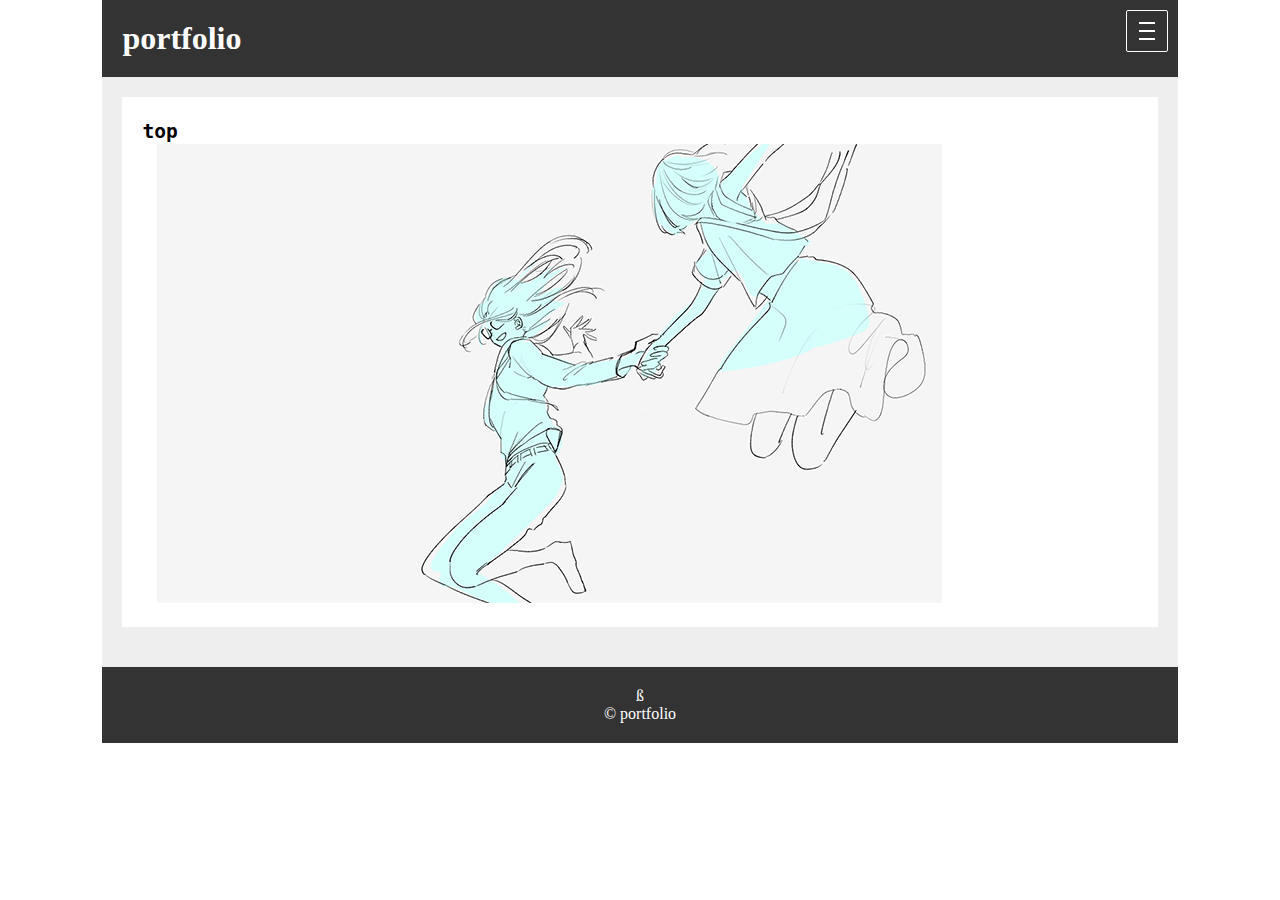
<file: index.html>
<!DOCTYPE html>

<html lang="ja">
<head>
  <meta charset="UTF-8">
  <link rel="stylesheet" href="style.css">
  <title>portfolio</title>
</head>
<body>
  <div id="wrap">
    <header>
      <h1>portfolio</h1>
    </header>

    <input type="checkbox" id="navBtn">
<label for="navBtn" class="open"><span></span></label>

    <nav class="main-menu">
      <ul>
        <li><a href="index.html">home</a></li>
        <li><a href="works.html">works</a></li>
        <li><a href="contact.html">contact</a></li>
      </ul>
    </nav>
    <main>
      <section>
        <article>
          <h2><font face="monospace">top</font></h2>
          <p></p>
          <p><img src="images/k.png"
      </section>
    </main>
    <footer>ß
      <p>&copy; portfolio </p>
    </footer>
  </div>
</body>
</html>
</file>
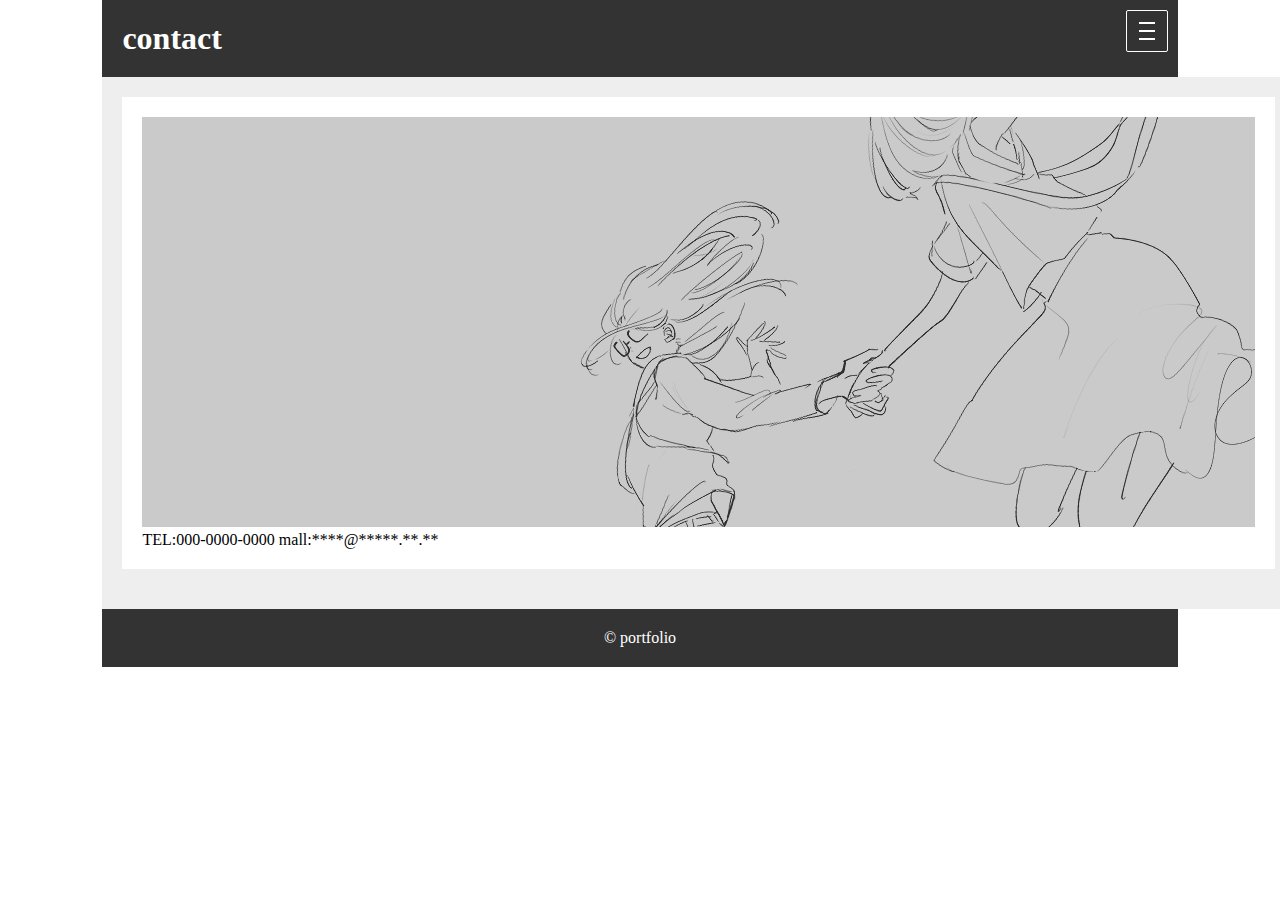
<file: contact.html>
<!DOCTYPE html>

<html lang="ja">
<head>
  <meta charset="UTF-8">
  <link rel="stylesheet" href="style.css">
  <title>contact</title>
</head>
<body>
  <div id="wrap">
    <header>
      <h1>contact</h1>
    </header>

    <input type="checkbox" id="navBtn">
<label for="navBtn" class="open"><span></span></label>

    <nav class="main-menu">
      <ul>
        <li><a href="index.html">home</a></li>
        <li><a href="works.html">works</a></li>
        <li><a href="contact.html">contact</a></li>
      </ul>
    </nav>
    <main>
      <section>
        <article>
            <p></p>
          <p><img src="images/c.png"<p><img
              <h1>TEL:000-0000-0000
             mall:****@*****.**.**</h1>

            <p></p>
      </section>
    </main>
    <footer>
      <p>&copy; portfolio </p>
    </footer>
  </div>
</body>
</html>
</file>
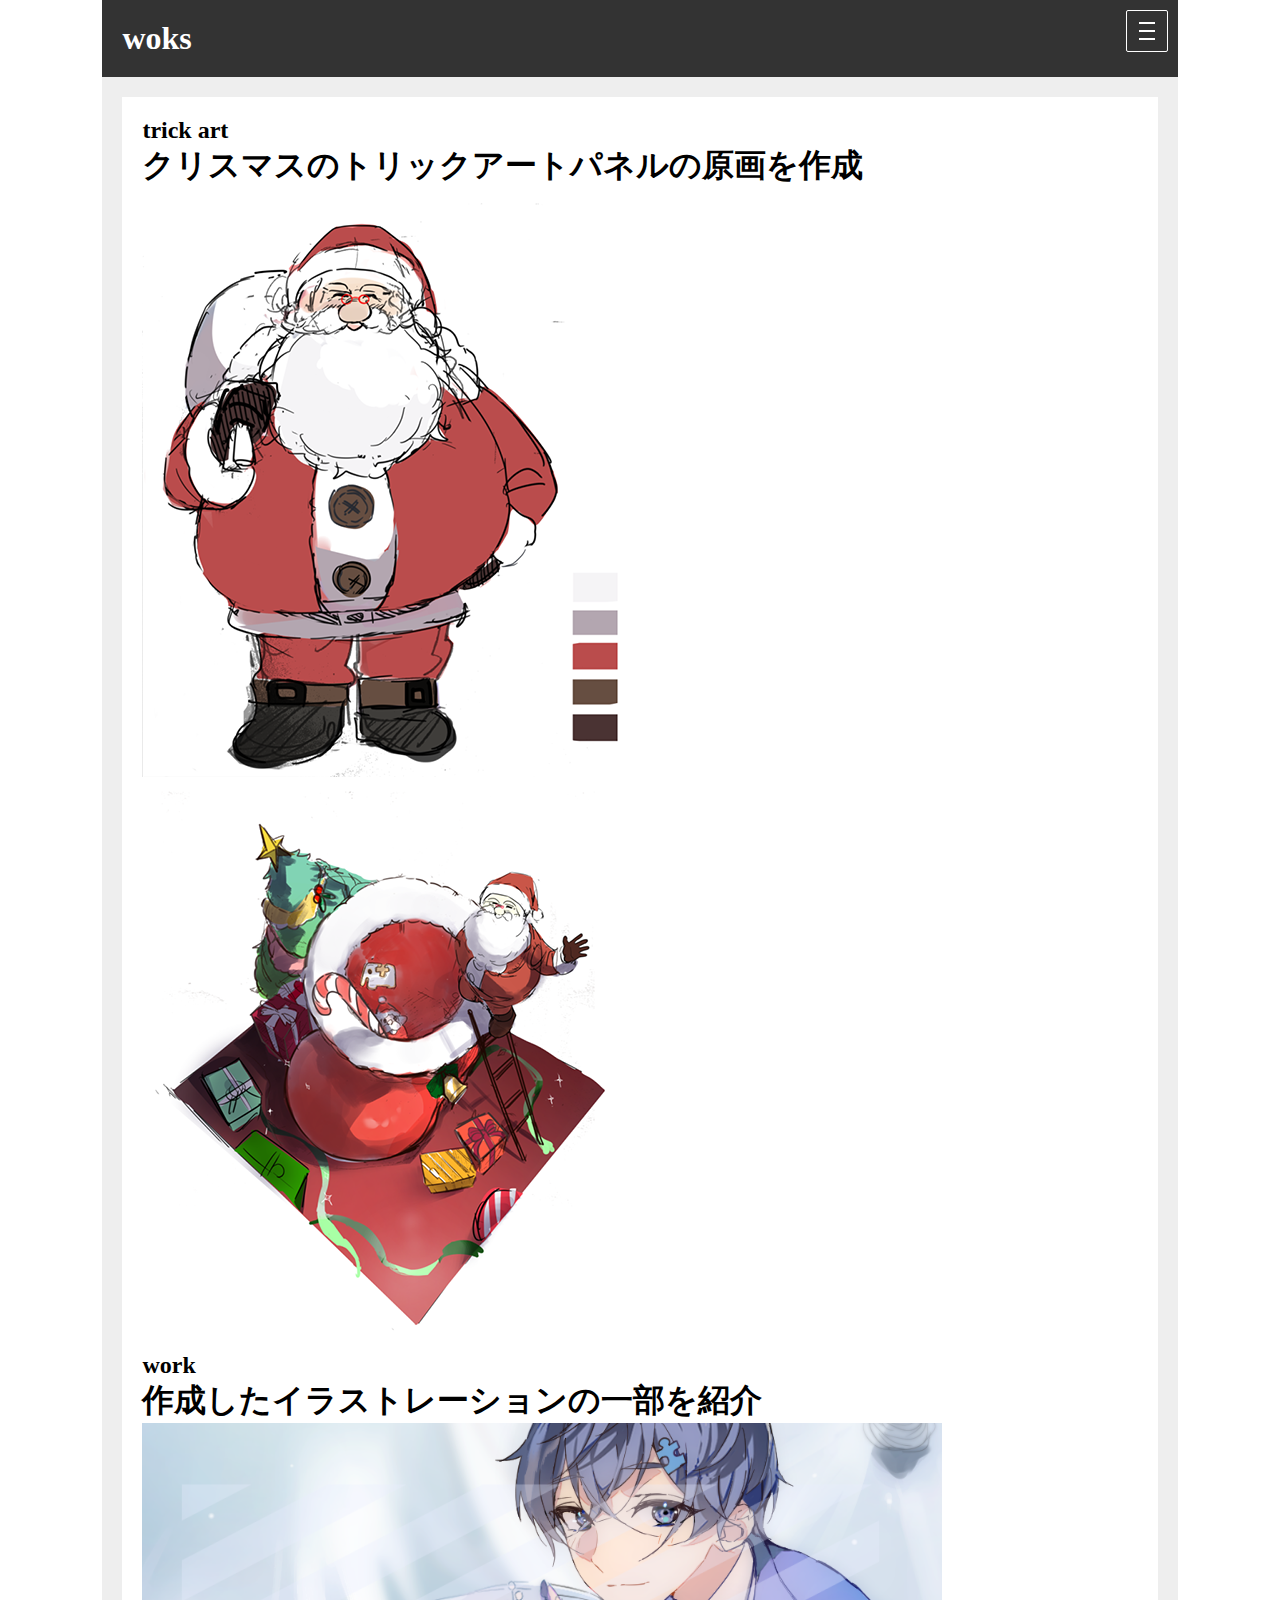
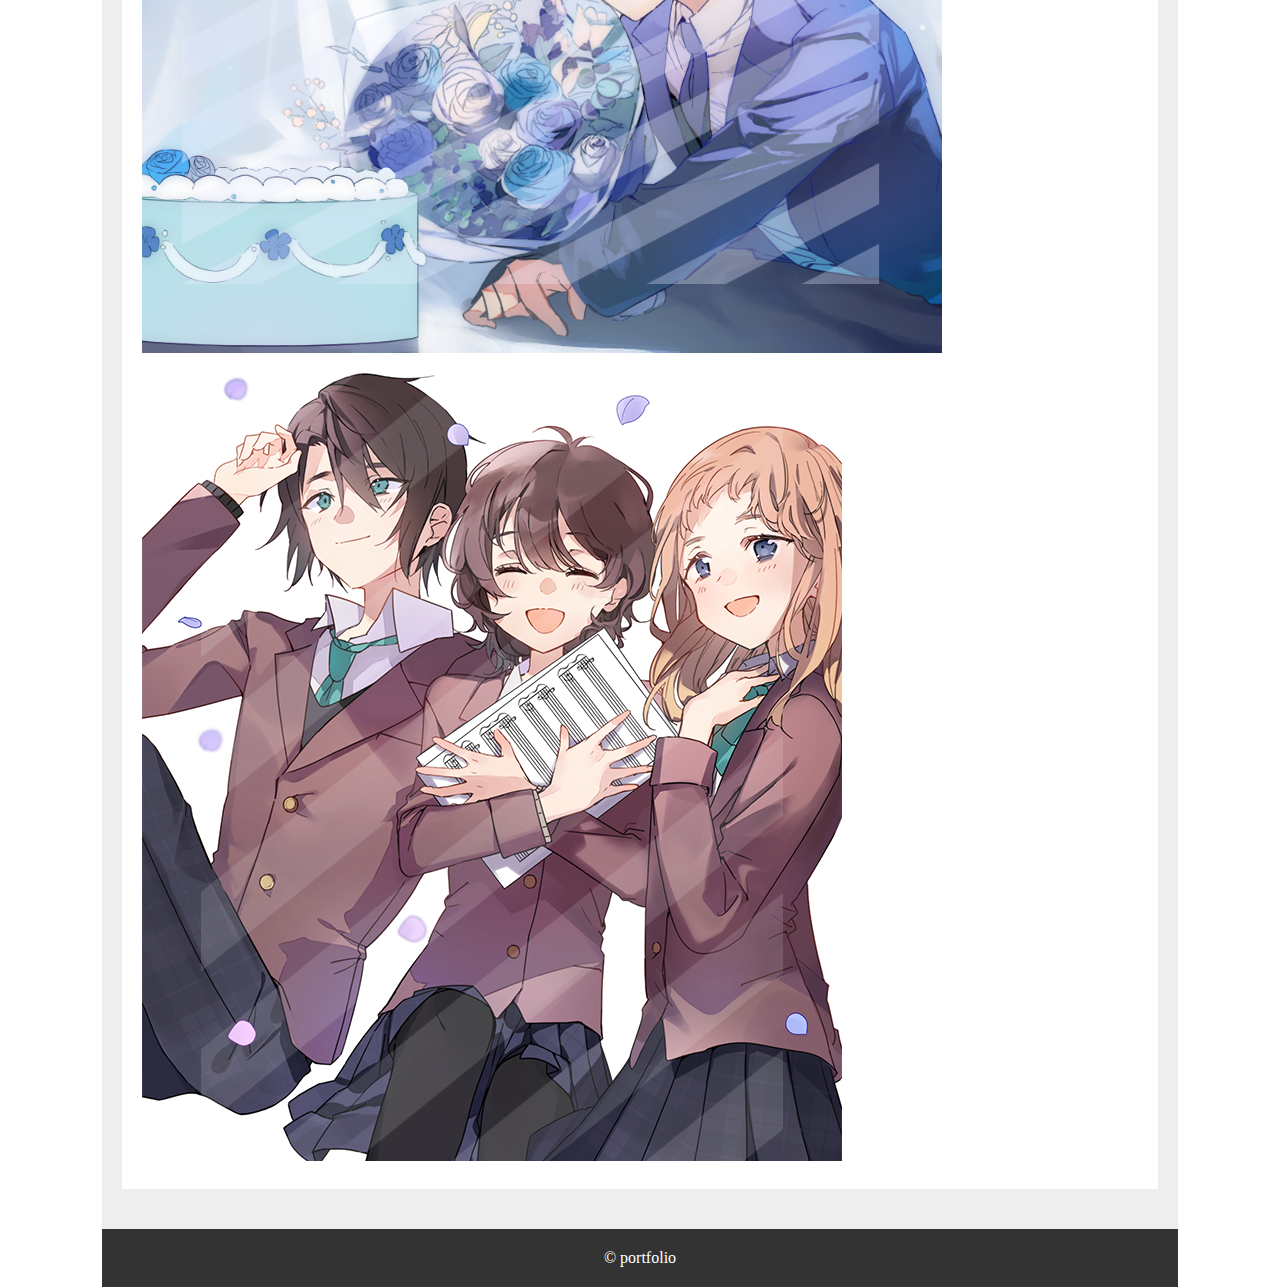
<file: works.html>
<!DOCTYPE html>

<html lang="ja">
<head>
  <meta charset="UTF-8">
  <link rel="stylesheet" href="style.css">
  <title>works</title>
</head>
<body>
  <div id="wrap">
    <header>
      <h1>woks</h1>
    </header>

    <input type="checkbox" id="navBtn">
<label for="navBtn" class="open"><span></span></label>

    <nav class="main-menu">
      <ul>
        <li><a href="index.html">home</a></li>
        <li><a href="works.html">works</a></li>
        <li><a href="contact.html">contact</a></li>
      </ul>
    </nav>
    <main>
      <section>
        <article>
          <h2>trick art</h2>
          <h1>クリスマスのトリックアートパネルの原画を作成<h1>
            <p></p>
          <p><img src="images/10.png"<p><img src="images/3.png"
          <article2>
            <h2>work</h2>
            <h1>作成したイラストレーションの一部を紹介<h1>
                <p><img src="images/ample.png"<p><img src="images/4.png"
            <p></p>
      </section>
    </main>
    <footer>
      <p>&copy; portfolio </p>
    </footer>
  </div>
</body>
</html>
</file>
<file: style.css>
@charset "UTF-8";



* {

  margin: 0;

  padding: 0 ;

  list-style: none;

  text-decoration: none;

}



#wrap {

  width: 100%;

  margin: 0 auto;
  position: relative;
}



header {

  background: #333;

  color: #FFF;

  padding: 20px;

}



.main-menu {

  background: #333;

}



.main-menu ul li {

  text-align: center;

}



.main-menu ul li a {

  color: #FFF;

  display: block;

  padding: 10px 20px;

}



.main-menu ul li a:hover {

  background: #222;

}



section {

  background: #EEE;

  flex: 3;

  padding: 20px;

}



article {

  background: #FFF;

  padding: 20px;

  margin-bottom: 20px;

} aside {

  background: #DDD;

  flex: 1;

}



.sub-menu {

  background: #999;

}



.sub-menu ul li {

  text-align: center;

}



.sub-menu ul li a {

  color: #FFF;

  display: block;

  padding: 10px 20px;

}



.sub-menu ul li a:hover {

  background: #666;

}



footer {

  background: #333;

  color: #FFF;

  padding: 20px;

  text-align: center;

}
@media all and (min-width: 600px) {



  .main-menu ul {

    display: flex;

  }



  .main-menu ul li {

    text-align: left;

  }



  main {

    display: flex;

  }



  .sub-menu ul li {

    text-align: left;

  }



}


.main-menu {
  display: none;
}

#navBtn:checked ~ .main-menu {
  display: block;
}
#navBtn {
  display: none;
}



label {
  cursor: pointer;
  position: absolute;
  top: 10px;
  right: 10px;
  display: block;
  text-align: center;
  color: #FFF;
}


.open {
  z-index: 100;
  width: 40px;
  height: 40px;
  border: 1px solid #FFF;
  border-radius: 2px;
}
/*humburger button*/



.open::before,
.open::after {
  content: "";
}



.open span,

.open::before,

.open::after {
  content: "";
  position: absolute;
  top: 19px;
  left: 30%;
  width: 40%;
  border-bottom: 2px solid #FFF;
}

.open::before {
  transform: translateY(-8px);
}

.open::after {
  transform: translateY(8px);
}



/*close button*/

#navBtn:checked + .open { 
  background: #555;
}

#navBtn:checked + .open span {
  transform: scaleX(0);
}

#navBtn:checked + .open::before {
  transform: rotate(45deg);
}

#navBtn:checked + .open::after {
  transform: rotate(-45deg);
}
@media all and (min-width: 1025px) {

  #wrap {

    width: 84%;

    max-width: 1280px;
 }
}
</file>
